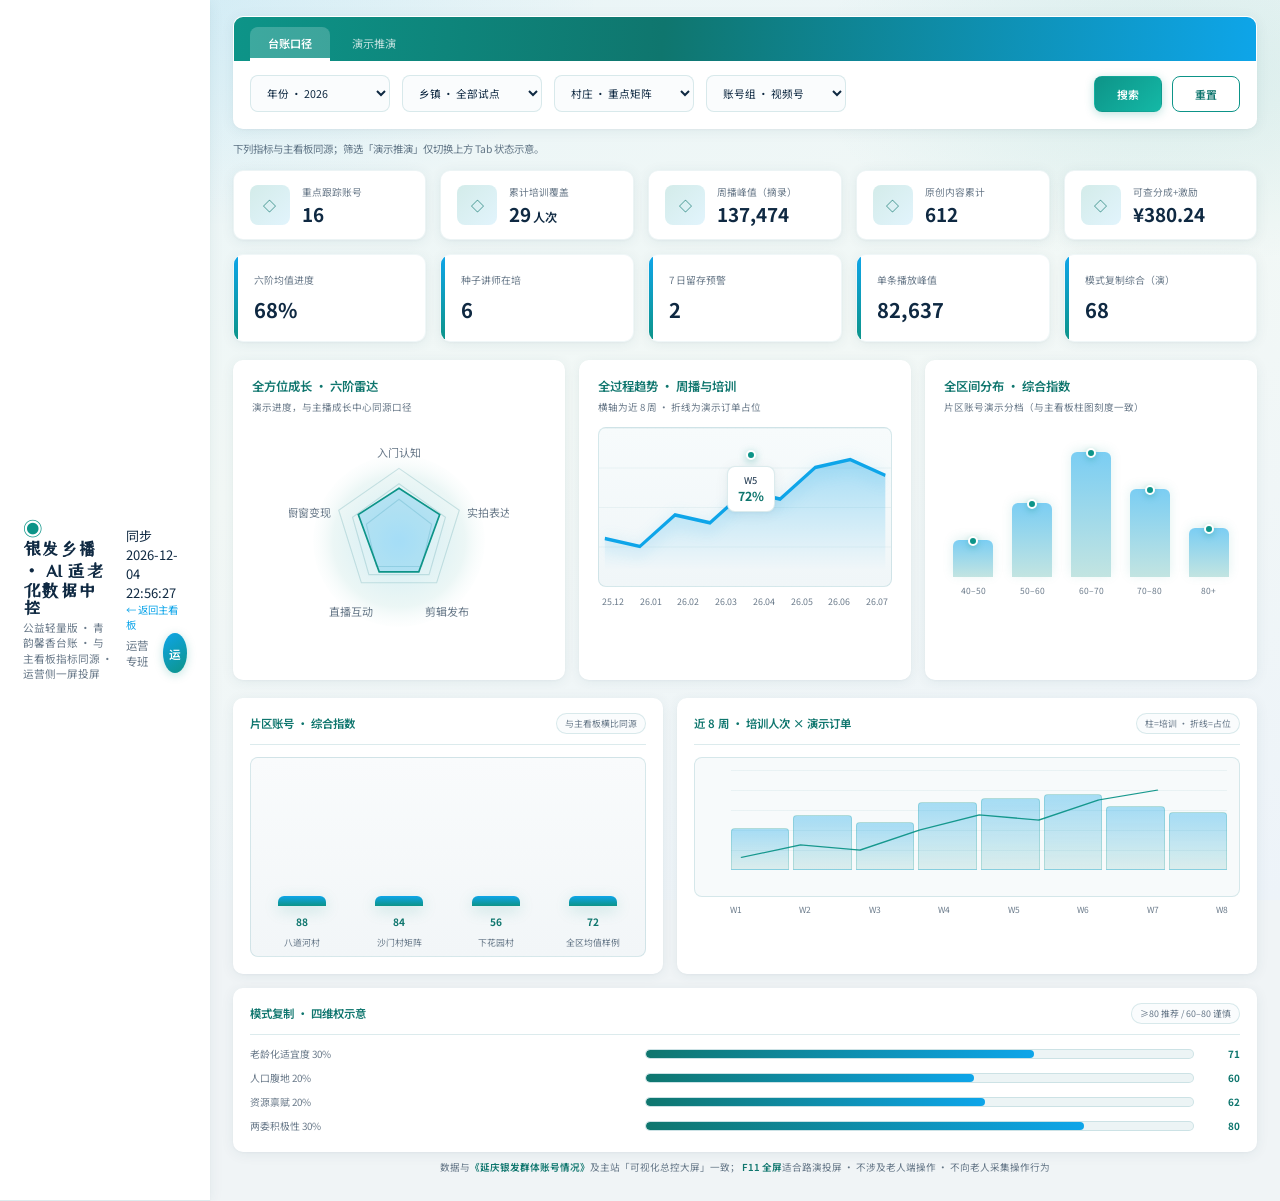
<file: bigscreen.html>
<!DOCTYPE html>
<html lang="zh-CN">
<head>
  <meta charset="UTF-8" />
  <meta name="viewport" content="width=device-width, initial-scale=1.0" />
  <title>银发乡播 · 可视化总控大屏</title>
  <link rel="preconnect" href="https://fonts.googleapis.com" />
  <link rel="preconnect" href="https://fonts.gstatic.com" crossorigin />
  <link href="https://fonts.googleapis.com/css2?family=Noto+Sans+SC:wght@400;500;600;700&family=ZCOOL+XiaoWei&display=swap" rel="stylesheet" />
  <link rel="stylesheet" href="css/bigscreen.css" />
</head>
<body class="bs-page">
  <div class="bs-watercolor" aria-hidden="true"></div>

  <div class="bs-app">
    <header class="bs-topbar">
      <div class="bs-topbar-left">
        <span class="bs-logo-mark" aria-hidden="true">◉</span>
        <div class="bs-topbar-titles">
          <h1 class="bs-title">银发乡播 · AI 适老化数据中控</h1>
          <p class="bs-subtitle">公益轻量版 · 青韵馨香台账 · 与主看板指标同源 · 运营侧一屏投屏</p>
        </div>
      </div>
      <div class="bs-topbar-right">
        <span class="bs-clock-wrap" title="数据同步时间">
          <span class="bs-clock-label">同步</span>
          <time class="bs-clock" id="bsClock" datetime="">--</time>
        </span>
        <a class="bs-back-link" href="index.html">← 返回主看板</a>
        <div class="bs-user" title="演示账号">
          <span class="bs-user-name">运营专班</span>
          <span class="bs-user-avatar" aria-hidden="true">运</span>
        </div>
      </div>
    </header>

    <main class="bs-content">
        <section class="bs-card bs-filter-card" aria-label="筛选">
          <div class="bs-filter-head">
            <div class="bs-filter-tabs">
              <button type="button" class="bs-ftab active" id="bsFtabA">台账口径</button>
              <button type="button" class="bs-ftab" id="bsFtabB">演示推演</button>
            </div>
          </div>
          <div class="bs-filter-toolbar">
            <label class="bs-select-wrap">
              <span class="sr-only">年份</span>
              <select class="bs-select" title="年份">
                <option>年份 · 2026</option>
                <option>年份 · 2025</option>
              </select>
            </label>
            <label class="bs-select-wrap">
              <span class="sr-only">乡镇</span>
              <select class="bs-select" title="乡镇">
                <option>乡镇 · 全部试点</option>
                <option>大庄科乡</option>
                <option>香营乡</option>
              </select>
            </label>
            <label class="bs-select-wrap">
              <span class="sr-only">村庄</span>
              <select class="bs-select" title="村庄">
                <option>村庄 · 重点矩阵</option>
                <option>沙门村矩阵</option>
                <option>八道河村</option>
              </select>
            </label>
            <label class="bs-select-wrap">
              <span class="sr-only">账号组</span>
              <select class="bs-select" title="账号组">
                <option>账号组 · 视频号</option>
                <option>台账内 6 账号</option>
              </select>
            </label>
            <div class="bs-filter-actions">
              <button type="button" class="btn-bs btn-bs-primary">搜索</button>
              <button type="button" class="btn-bs btn-bs-ghost">重置</button>
            </div>
          </div>
        </section>

        <p class="bs-tab-caption">下列指标与主看板同源；筛选「演示推演」仅切换上方 Tab 状态示意。</p>

        <section class="bs-kpi-row" aria-label="核心指标">
          <article class="bs-kpi-card">
            <span class="bs-kpi-ico" aria-hidden="true">◇</span>
            <div class="bs-kpi-body">
              <span class="bs-kpi-label">重点跟踪账号</span>
              <strong class="bs-kpi-val">16</strong>
            </div>
          </article>
          <article class="bs-kpi-card">
            <span class="bs-kpi-ico" aria-hidden="true">◇</span>
            <div class="bs-kpi-body">
              <span class="bs-kpi-label">累计培训覆盖</span>
              <strong class="bs-kpi-val">29<span class="bs-kpi-unit">人次</span></strong>
            </div>
          </article>
          <article class="bs-kpi-card">
            <span class="bs-kpi-ico" aria-hidden="true">◇</span>
            <div class="bs-kpi-body">
              <span class="bs-kpi-label">周播峰值（摘录）</span>
              <strong class="bs-kpi-val" id="bsMegaCount" data-target="137474">0</strong>
            </div>
          </article>
          <article class="bs-kpi-card">
            <span class="bs-kpi-ico" aria-hidden="true">◇</span>
            <div class="bs-kpi-body">
              <span class="bs-kpi-label">原创内容累计</span>
              <strong class="bs-kpi-val">612</strong>
            </div>
          </article>
          <article class="bs-kpi-card">
            <span class="bs-kpi-ico" aria-hidden="true">◇</span>
            <div class="bs-kpi-body">
              <span class="bs-kpi-label">可查分成+激励</span>
              <strong class="bs-kpi-val">¥380.24</strong>
            </div>
          </article>
        </section>

        <section class="bs-metric-row" aria-label="结构指标">
          <article class="bs-metric-card">
            <span class="bs-metric-accent" aria-hidden="true"></span>
            <div class="bs-metric-body">
              <span class="bs-metric-label">六阶均值进度</span>
              <strong class="bs-metric-val">68%</strong>
            </div>
          </article>
          <article class="bs-metric-card">
            <span class="bs-metric-accent"></span>
            <div class="bs-metric-body">
              <span class="bs-metric-label">种子讲师在培</span>
              <strong class="bs-metric-val">6</strong>
            </div>
          </article>
          <article class="bs-metric-card">
            <span class="bs-metric-accent"></span>
            <div class="bs-metric-body">
              <span class="bs-metric-label">7 日留存预警</span>
              <strong class="bs-metric-val">2</strong>
            </div>
          </article>
          <article class="bs-metric-card">
            <span class="bs-metric-accent"></span>
            <div class="bs-metric-body">
              <span class="bs-metric-label">单条播放峰值</span>
              <strong class="bs-metric-val">82,637</strong>
            </div>
          </article>
          <article class="bs-metric-card">
            <span class="bs-metric-accent"></span>
            <div class="bs-metric-body">
              <span class="bs-metric-label">模式复制综合（演）</span>
              <strong class="bs-metric-val">68</strong>
            </div>
          </article>
        </section>

        <section class="bs-chart-grid" aria-label="图表">
          <article class="bs-card bs-chart-card">
            <h3 class="bs-chart-title">全方位成长 · 六阶雷达</h3>
            <p class="bs-chart-desc">演示进度，与主播成长中心同源口径</p>
            <div class="bs-radar-wrap">
              <svg class="bs-radar" viewBox="0 0 200 200" aria-hidden="true">
                <defs>
                  <radialGradient id="bsRadarGrad" cx="50%" cy="50%" r="55%">
                    <stop offset="0%" stop-color="rgba(14, 165, 233, 0.2)" />
                    <stop offset="70%" stop-color="rgba(13, 148, 136, 0.08)" />
                    <stop offset="100%" stop-color="rgba(255,255,255,0)" />
                  </radialGradient>
                </defs>
                <circle cx="100" cy="100" r="78" fill="url(#bsRadarGrad)" />
                <g stroke="rgba(13, 116, 128, 0.18)" fill="none">
                  <polygon points="100,34 154.8,72 134.2,138 65.8,138 45.2,72" />
                  <polygon points="100,48 142.24,78.4 127.36,130.6 72.64,130.6 57.76,78.4" />
                  <polygon points="100,62 129.68,84.8 120.52,123.2 79.48,123.2 70.32,84.8" />
                </g>
                <polygon class="bs-radar-fill" points="100,52 137,76 118,128 82,128 63,76" />
                <polygon class="bs-radar-stroke" fill="none" points="100,52 137,76 118,128 82,128 63,76" />
                <g class="bs-radar-axis" fill="var(--bs-ink-soft)">
                  <text x="100" y="24" text-anchor="middle" font-size="10">入门认知</text>
                  <text x="162" y="78" text-anchor="start" font-size="10">实拍表达</text>
                  <text x="144" y="168" text-anchor="middle" font-size="10">剪辑发布</text>
                  <text x="56" y="168" text-anchor="middle" font-size="10">直播互动</text>
                  <text x="38" y="78" text-anchor="end" font-size="10">橱窗变现</text>
                </g>
              </svg>
            </div>
          </article>

          <article class="bs-card bs-chart-card">
            <h3 class="bs-chart-title">全过程趋势 · 周播与培训</h3>
            <p class="bs-chart-desc">横轴为近 8 周 · 折线为演示订单占位</p>
            <div class="bs-line-chart">
              <div class="bs-line-surface">
                <div class="bs-line-grid"></div>
                <svg class="bs-line-svg" viewBox="0 0 100 40" preserveAspectRatio="none">
                  <defs>
                    <linearGradient id="bsLineGrad" x1="0" y1="0" x2="0" y2="1">
                      <stop offset="0%" stop-color="rgba(14, 165, 233, 0.35)" />
                      <stop offset="100%" stop-color="rgba(14, 165, 233, 0)" />
                    </linearGradient>
                  </defs>
                  <polygon fill="url(#bsLineGrad)" points="2,36 2,28 14,30 26,22 38,24 50,16 62,18 74,10 86,8 98,12 98,36" />
                  <polyline class="bs-line-path" fill="none" points="2,28 14,30 26,22 38,24 50,16 62,18 74,10 86,8 98,12" />
                </svg>
                <div class="bs-line-tip" role="img" aria-label="示例数据点">
                  <span class="bs-tip-dot"></span>
                  <div class="bs-tip-bubble">
                    <span>W5</span>
                    <strong>72%</strong>
                  </div>
                </div>
              </div>
              <div class="bs-line-x">
                <span>25.12</span><span>26.01</span><span>26.02</span><span>26.03</span><span>26.04</span><span>26.05</span><span>26.06</span><span>26.07</span>
              </div>
            </div>
          </article>

          <article class="bs-card bs-chart-card bs-chart-dist">
            <h3 class="bs-chart-title">全区间分布 · 综合指数</h3>
            <p class="bs-chart-desc">片区账号演示分档（与主看板柱图刻度一致）</p>
            <div class="bs-dist-chart" id="bsDistBars">
              <div class="bs-dist-col" style="--h: 26%">
                <div class="bs-dist-bar-wrap"><div class="bs-dist-bar"></div></div>
                <span>40–50</span>
              </div>
              <div class="bs-dist-col" style="--h: 52%">
                <div class="bs-dist-bar-wrap"><div class="bs-dist-bar"></div></div>
                <span>50–60</span>
              </div>
              <div class="bs-dist-col" style="--h: 88%">
                <div class="bs-dist-bar-wrap"><div class="bs-dist-bar"></div></div>
                <span>60–70</span>
              </div>
              <div class="bs-dist-col" style="--h: 62%">
                <div class="bs-dist-bar-wrap"><div class="bs-dist-bar"></div></div>
                <span>70–80</span>
              </div>
              <div class="bs-dist-col" style="--h: 34%">
                <div class="bs-dist-bar-wrap"><div class="bs-dist-bar"></div></div>
                <span>80+</span>
              </div>
            </div>
          </article>
        </section>

        <section class="bs-bottom-row">
          <article class="bs-card bs-panel-detail">
            <div class="bs-panel-head">
              <h3>片区账号 · 综合指数</h3>
              <span class="bs-chip">与主看板横比同源</span>
            </div>
            <div class="bs-vbars" id="bsVbars">
              <div class="bs-vcol">
                <div class="bs-vbar" style="height: 88%"></div>
                <em>88</em>
                <span>八道河村</span>
              </div>
              <div class="bs-vcol">
                <div class="bs-vbar" style="height: 84%"></div>
                <em>84</em>
                <span>沙门村矩阵</span>
              </div>
              <div class="bs-vcol">
                <div class="bs-vbar" style="height: 56%"></div>
                <em>56</em>
                <span>下花园村</span>
              </div>
              <div class="bs-vcol">
                <div class="bs-vbar" style="height: 72%"></div>
                <em>72</em>
                <span>全区均值样例</span>
              </div>
            </div>
          </article>

          <article class="bs-card bs-chart-mixed">
            <div class="bs-panel-head">
              <h3>近 8 周 · 培训人次 × 演示订单</h3>
              <span class="bs-chip">柱=培训 · 折线=占位</span>
            </div>
            <div class="bs-mixed-surface">
              <div class="bs-mixed-grid"></div>
              <div class="bs-bars-line" id="bsMixedBars"></div>
              <div class="bs-line-overlay" aria-hidden="true">
                <svg viewBox="0 0 100 40" preserveAspectRatio="none">
                  <polyline fill="none" class="bs-mixed-line" points="2,35 14,30 26,32 38,24 50,18 62,20 74,12 86,8" />
                </svg>
              </div>
            </div>
            <div class="bs-x-labels">
              <span>W1</span><span>W2</span><span>W3</span><span>W4</span><span>W5</span><span>W6</span><span>W7</span><span>W8</span>
            </div>
          </article>
        </section>

        <section class="bs-card bs-repl-card">
          <div class="bs-panel-head">
            <h3>模式复制 · 四维权示意</h3>
            <span class="bs-chip">≥80 推荐 / 60–80 谨慎</span>
          </div>
          <div class="bs-hbars">
            <div class="bs-hrow">
              <span>老龄化适宜度 30%</span>
              <div class="bs-htrack"><div class="bs-hfill" style="width: 71%"></div></div>
              <strong>71</strong>
            </div>
            <div class="bs-hrow">
              <span>人口腹地 20%</span>
              <div class="bs-htrack"><div class="bs-hfill" style="width: 60%"></div></div>
              <strong>60</strong>
            </div>
            <div class="bs-hrow">
              <span>资源禀赋 20%</span>
              <div class="bs-htrack"><div class="bs-hfill" style="width: 62%"></div></div>
              <strong>62</strong>
            </div>
            <div class="bs-hrow">
              <span>两委积极性 30%</span>
              <div class="bs-htrack"><div class="bs-hfill" style="width: 80%"></div></div>
              <strong>80</strong>
            </div>
          </div>
        </section>

        <p class="bs-footnote">
          数据与<strong>《延庆银发群体账号情况》</strong>及主站「可视化总控大屏」一致；
          <strong>F11 全屏</strong>适合路演投屏 · 不涉及老人端操作 · 不向老人采集操作行为
        </p>
    </main>
  </div>

  <script src="js/bigscreen.js"></script>
</body>
</html>
</file>
<file: css/bigscreen.css>
/* 银发乡播 · 总控大屏（管理台布局 + 主站青绿天蓝色调） */

:root {
  --bs-ink: #0f2942;
  --bs-ink-soft: rgba(15, 41, 66, 0.62);
  --bs-paper: #f0f4f6;
  --bs-card: #ffffff;
  --bs-line: rgba(13, 116, 128, 0.14);
  --bs-teal: #0d9488;
  --bs-teal-dim: #0f766e;
  --bs-sky: #0ea5e9;
  --bs-sky-soft: rgba(14, 165, 233, 0.12);
  --bs-radius: 10px;
  --bs-radius-sm: 8px;
  --bs-shadow: 0 2px 14px rgba(15, 70, 90, 0.07), 0 1px 3px rgba(15, 70, 90, 0.04);
  --bs-shadow-hover: 0 8px 28px rgba(15, 70, 90, 0.1);
  --bs-font: "Noto Sans SC", "Microsoft YaHei", system-ui, sans-serif;
  --bs-display: "ZCOOL XiaoWei", var(--bs-font);
}

*,
*::before,
*::after {
  box-sizing: border-box;
}

html {
  font-size: clamp(13px, 0.85vw, 16px);
}

body.bs-page {
  margin: 0;
  min-height: 100vh;
  font-family: var(--bs-font);
  color: var(--bs-ink);
  background: var(--bs-paper);
  overflow-x: hidden;
}

.sr-only {
  position: absolute;
  width: 1px;
  height: 1px;
  padding: 0;
  margin: -1px;
  overflow: hidden;
  clip: rect(0, 0, 0, 0);
  white-space: nowrap;
  border: 0;
}

.bs-watercolor {
  position: fixed;
  inset: 0;
  z-index: 0;
  pointer-events: none;
  background:
    radial-gradient(ellipse 75% 50% at 8% 0%, rgba(14, 165, 233, 0.12), transparent 52%),
    radial-gradient(ellipse 60% 45% at 92% 8%, rgba(13, 148, 136, 0.1), transparent 48%),
    linear-gradient(165deg, #e8f4f7 0%, #f2f8f6 45%, #edf3f9 100%);
}

.bs-app {
  position: relative;
  z-index: 1;
  display: grid;
  grid-template-columns: minmax(210px, 15.5rem) 1fr;
  min-height: 100vh;
}

/* —— 侧栏 —— */
.bs-sidebar {
  background: var(--bs-card);
  border-right: 1px solid var(--bs-line);
  display: flex;
  flex-direction: column;
  padding: 1.25rem 0.9rem 1rem;
  box-shadow: 4px 0 24px rgba(15, 70, 90, 0.04);
}

.bs-sidebar-brand {
  display: flex;
  align-items: center;
  gap: 0.75rem;
  padding: 0.5rem 0.6rem 1.25rem;
  border-bottom: 1px dashed var(--bs-line);
}

.bs-logo-mark {
  font-size: 1.5rem;
  color: var(--bs-teal);
  line-height: 1;
}

.bs-sidebar-brand strong {
  display: block;
  font-family: var(--bs-display);
  font-size: 0.98rem;
  letter-spacing: 0.04em;
  font-weight: 600;
}

.bs-sidebar-brand small {
  display: block;
  margin-top: 2px;
  font-size: 0.72rem;
  color: var(--bs-ink-soft);
  line-height: 1.35;
}

.bs-side-nav {
  display: flex;
  flex-direction: column;
  gap: 6px;
  margin-top: 1rem;
  flex: 1;
}

.bs-side-item {
  display: flex;
  align-items: center;
  gap: 10px;
  width: 100%;
  padding: 11px 12px;
  border: none;
  border-radius: 999px;
  background: transparent;
  color: var(--bs-ink-soft);
  font-family: inherit;
  font-size: 0.86rem;
  text-align: left;
  cursor: pointer;
  transition: background 0.2s, color 0.2s, box-shadow 0.2s;
}

.bs-side-item:hover {
  background: rgba(14, 165, 233, 0.06);
  color: var(--bs-ink);
}

.bs-side-item.active {
  background: linear-gradient(135deg, var(--bs-teal), #14b8a6);
  color: #fff;
  font-weight: 600;
  box-shadow: 0 4px 14px rgba(13, 148, 136, 0.35);
}

.bs-side-item.active .bs-side-ico {
  opacity: 1;
}

.bs-side-ico {
  opacity: 0.65;
  font-size: 0.65rem;
  flex-shrink: 0;
}

.bs-side-label {
  flex: 1;
}

.bs-chev {
  width: 6px;
  height: 6px;
  border-right: 2px solid currentColor;
  border-bottom: 2px solid currentColor;
  transform: rotate(-45deg);
  opacity: 0.45;
  flex-shrink: 0;
}

.bs-side-item.active .bs-chev {
  opacity: 0.85;
}

.bs-sidebar-foot {
  padding-top: 1rem;
  border-top: 1px dashed var(--bs-line);
  font-size: 0.78rem;
}

.bs-foot-h {
  margin: 0;
  color: var(--bs-ink-soft);
}

.bs-foot-time {
  margin: 4px 0 10px;
  font-weight: 600;
  font-variant-numeric: tabular-nums;
  color: var(--bs-teal-dim);
}

.bs-back-link {
  display: inline-block;
  color: var(--bs-sky);
  text-decoration: none;
  font-size: 0.8rem;
}

.bs-back-link:hover {
  text-decoration: underline;
}

/* —— 主列 —— */
.bs-main-col {
  display: flex;
  flex-direction: column;
  min-width: 0;
  min-height: 100vh;
}

.bs-topbar {
  display: flex;
  align-items: center;
  justify-content: space-between;
  gap: 1rem;
  padding: 1.1rem 1.75rem;
  background: var(--bs-card);
  border-bottom: 1px solid var(--bs-line);
  box-shadow: var(--bs-shadow);
}

.bs-title {
  margin: 0;
  font-family: var(--bs-display);
  font-size: clamp(1.05rem, 1.8vw, 1.35rem);
  font-weight: 600;
  letter-spacing: 0.03em;
  color: var(--bs-ink);
}

.bs-subtitle {
  margin: 4px 0 0;
  font-size: 0.82rem;
  color: var(--bs-ink-soft);
  line-height: 1.45;
}

.bs-user {
  display: flex;
  align-items: center;
  gap: 10px;
  flex-shrink: 0;
}

.bs-user-name {
  font-size: 0.88rem;
  color: var(--bs-ink-soft);
}

.bs-user-avatar {
  width: 40px;
  height: 40px;
  border-radius: 50%;
  background: linear-gradient(145deg, var(--bs-sky), var(--bs-teal));
  color: #fff;
  font-size: 0.9rem;
  font-weight: 600;
  display: grid;
  place-items: center;
  box-shadow: 0 2px 10px rgba(13, 148, 136, 0.25);
}

.bs-content {
  flex: 1;
  padding: 1.25rem 1.75rem 2rem;
  max-width: 1600px;
}

/* —— 通用卡片 —— */
.bs-card {
  background: var(--bs-card);
  border-radius: var(--bs-radius);
  box-shadow: var(--bs-shadow);
  border: 1px solid rgba(255, 255, 255, 0.8);
}

/* —— 筛选条 —— */
.bs-filter-card {
  overflow: hidden;
  margin-bottom: 12px;
}

.bs-filter-head {
  background: linear-gradient(95deg, var(--bs-teal) 0%, var(--bs-teal-dim) 42%, var(--bs-sky) 100%);
  padding: 10px 16px 0;
}

.bs-filter-tabs {
  display: flex;
  gap: 4px;
}

.bs-ftab {
  padding: 8px 18px 10px;
  border: none;
  background: transparent;
  color: rgba(255, 255, 255, 0.75);
  font-family: inherit;
  font-size: 0.86rem;
  cursor: pointer;
  border-radius: var(--bs-radius-sm) var(--bs-radius-sm) 0 0;
  transition: color 0.2s, background 0.2s;
}

.bs-ftab:hover {
  color: #fff;
}

.bs-ftab.active {
  color: #fff;
  font-weight: 600;
  background: rgba(255, 255, 255, 0.2);
  box-shadow: inset 0 -3px 0 #fff;
}

.bs-filter-toolbar {
  display: flex;
  flex-wrap: wrap;
  align-items: center;
  gap: 12px;
  padding: 14px 16px 16px;
  background: var(--bs-card);
}

.bs-select {
  min-width: 140px;
  padding: 9px 12px;
  border: 1px solid var(--bs-line);
  border-radius: var(--bs-radius-sm);
  font-family: inherit;
  font-size: 0.82rem;
  color: var(--bs-ink);
  background: #fafcfd;
}

.bs-filter-actions {
  margin-left: auto;
  display: flex;
  gap: 10px;
}

.btn-bs {
  padding: 9px 22px;
  border-radius: var(--bs-radius-sm);
  font-family: inherit;
  font-size: 0.84rem;
  font-weight: 600;
  cursor: pointer;
  border: 1px solid transparent;
  transition: box-shadow 0.2s, transform 0.15s;
}

.btn-bs:active {
  transform: translateY(1px);
}

.btn-bs-primary {
  background: linear-gradient(135deg, var(--bs-teal), #14b8a6);
  color: #fff;
  box-shadow: 0 2px 10px rgba(13, 148, 136, 0.28);
}

.btn-bs-primary:hover {
  box-shadow: var(--bs-shadow-hover);
}

.btn-bs-ghost {
  background: #fff;
  color: var(--bs-teal-dim);
  border-color: var(--bs-teal);
}

.btn-bs-ghost:hover {
  background: var(--bs-sky-soft);
}

.bs-tab-caption {
  margin: 0 0 14px;
  font-size: 0.8rem;
  color: var(--bs-ink-soft);
}

/* KPI 行 */
.bs-kpi-row {
  display: grid;
  grid-template-columns: repeat(5, minmax(0, 1fr));
  gap: 14px;
  margin-bottom: 14px;
}

@media (max-width: 1200px) {
  .bs-kpi-row {
    grid-template-columns: repeat(3, minmax(0, 1fr));
  }
}

@media (max-width: 720px) {
  .bs-app {
    grid-template-columns: 1fr;
  }

  .bs-sidebar {
    flex-direction: row;
    flex-wrap: wrap;
    border-right: none;
    border-bottom: 1px solid var(--bs-line);
  }

  .bs-side-nav {
    flex-direction: row;
    flex-wrap: wrap;
    width: 100%;
  }

  .bs-side-item {
    border-radius: var(--bs-radius-sm);
    flex: 1 1 auto;
    min-width: 120px;
  }

  .bs-kpi-row,
  .bs-metric-row {
    grid-template-columns: 1fr 1fr;
  }
}

.bs-kpi-card {
  display: flex;
  align-items: center;
  gap: 12px;
  padding: 14px 16px;
  background: var(--bs-card);
  border-radius: var(--bs-radius);
  box-shadow: var(--bs-shadow);
  border: 1px solid rgba(13, 116, 128, 0.08);
}

.bs-kpi-ico {
  width: 40px;
  height: 40px;
  border-radius: var(--bs-radius-sm);
  background: linear-gradient(135deg, rgba(13, 148, 136, 0.18), var(--bs-sky-soft));
  color: var(--bs-teal-dim);
  display: grid;
  place-items: center;
  font-size: 1rem;
  flex-shrink: 0;
}

.bs-kpi-label {
  display: block;
  font-size: 0.75rem;
  color: var(--bs-ink-soft);
  margin-bottom: 4px;
}

.bs-kpi-val {
  display: block;
  font-size: clamp(1.15rem, 2vw, 1.45rem);
  font-weight: 700;
  font-variant-numeric: tabular-nums;
  color: var(--bs-ink);
  line-height: 1.15;
}

.bs-kpi-unit {
  font-size: 0.65em;
  font-weight: 600;
  margin-left: 2px;
}

/* 次级指标 */
.bs-metric-row {
  display: grid;
  grid-template-columns: repeat(5, minmax(0, 1fr));
  gap: 14px;
  margin-bottom: 18px;
}

.bs-metric-card {
  display: flex;
  align-items: stretch;
  min-height: 88px;
  background: var(--bs-card);
  border-radius: var(--bs-radius);
  box-shadow: var(--bs-shadow);
  border: 1px solid rgba(13, 116, 128, 0.06);
  overflow: hidden;
}

.bs-metric-accent {
  width: 4px;
  flex-shrink: 0;
  background: linear-gradient(180deg, var(--bs-sky), var(--bs-teal));
}

.bs-metric-body {
  padding: 14px 16px;
  display: flex;
  flex-direction: column;
  justify-content: center;
}

.bs-metric-label {
  font-size: 0.76rem;
  color: var(--bs-ink-soft);
  margin-bottom: 8px;
}

.bs-metric-val {
  font-size: clamp(1.2rem, 2.1vw, 1.55rem);
  font-weight: 700;
  font-variant-numeric: tabular-nums;
  color: var(--bs-ink);
}

/* 三列图表 */
.bs-chart-grid {
  display: grid;
  grid-template-columns: repeat(3, minmax(0, 1fr));
  gap: 14px;
  margin-bottom: 18px;
}

@media (max-width: 1100px) {
  .bs-chart-grid {
    grid-template-columns: 1fr;
  }

  .bs-metric-row {
    grid-template-columns: repeat(2, minmax(0, 1fr));
  }
}

.bs-chart-card {
  padding: 16px 18px 20px;
}

.bs-chart-title {
  margin: 0;
  font-size: 0.95rem;
  font-weight: 600;
  color: var(--bs-teal-dim);
}

.bs-chart-desc {
  margin: 6px 0 12px;
  font-size: 0.74rem;
  color: var(--bs-ink-soft);
  line-height: 1.4;
}

.bs-radar-wrap {
  display: flex;
  justify-content: center;
  padding: 4px 0 8px;
}

.bs-radar {
  width: min(220px, 100%);
  height: auto;
}

.bs-radar-fill {
  fill: rgba(14, 165, 233, 0.22);
  stroke: none;
}

.bs-radar-stroke {
  stroke: var(--bs-teal);
  stroke-width: 1.5;
}

/* 折线图 */
.bs-line-chart {
  padding-bottom: 4px;
}

.bs-line-surface {
  position: relative;
  height: 160px;
  border-radius: var(--bs-radius-sm);
  background: linear-gradient(180deg, #f7fbfc, #f0f6f8);
  border: 1px solid var(--bs-line);
  overflow: hidden;
}

.bs-line-grid {
  position: absolute;
  inset: 0;
  background-image: linear-gradient(rgba(13, 116, 128, 0.06) 1px, transparent 1px);
  background-size: 100% 25%;
}

.bs-line-svg {
  position: absolute;
  inset: 0;
  width: 100%;
  height: 100%;
}

.bs-line-path {
  stroke: var(--bs-sky);
  stroke-width: 0.9;
  filter: drop-shadow(0 1px 2px rgba(14, 165, 233, 0.3));
}

.bs-line-tip {
  position: absolute;
  left: 52%;
  top: 34%;
  transform: translate(-50%, -50%);
  pointer-events: none;
}

.bs-tip-dot {
  display: block;
  width: 10px;
  height: 10px;
  margin: 0 auto;
  border-radius: 50%;
  background: var(--bs-teal);
  border: 2px solid #fff;
  box-shadow: 0 2px 8px rgba(13, 148, 136, 0.4);
}

.bs-tip-bubble {
  margin-top: 6px;
  padding: 6px 10px;
  background: #fff;
  border-radius: var(--bs-radius-sm);
  box-shadow: var(--bs-shadow);
  font-size: 0.72rem;
  text-align: center;
  border: 1px solid var(--bs-line);
}

.bs-tip-bubble strong {
  display: block;
  color: var(--bs-teal-dim);
  font-size: 0.95rem;
}

.bs-line-x {
  display: flex;
  justify-content: space-between;
  margin-top: 8px;
  padding: 0 4px;
  font-size: 0.68rem;
  color: var(--bs-ink-soft);
}

/* 分布柱（柱高为轨道高度 × --h，避免父级无高度导致 % 失效变「一条平线」） */
.bs-dist-chart {
  display: flex;
  align-items: stretch;
  justify-content: space-between;
  gap: 8px;
  height: 172px;
  padding: 8px 4px 4px;
}

.bs-dist-col {
  flex: 1;
  display: flex;
  flex-direction: column;
  justify-content: flex-end;
  align-items: center;
  gap: 8px;
  min-height: 0;
  max-width: 56px;
}

.bs-dist-bar-wrap {
  flex: 1 1 auto;
  width: 100%;
  min-height: 0;
  display: flex;
  align-items: flex-end;
  justify-content: center;
}

.bs-dist-bar {
  width: 100%;
  max-width: 40px;
  height: var(--h, 40%);
  min-height: 12px;
  border-radius: 6px 6px 0 0;
  background: linear-gradient(180deg, rgba(14, 165, 233, 0.55), rgba(13, 148, 136, 0.25));
  position: relative;
  box-shadow: 0 -2px 12px rgba(13, 148, 136, 0.12);
}

.bs-dist-bar::after {
  content: "";
  position: absolute;
  top: -4px;
  left: 50%;
  transform: translateX(-50%);
  width: 10px;
  height: 10px;
  border-radius: 50%;
  background: var(--bs-teal);
  border: 2px solid #fff;
  box-shadow: 0 2px 6px rgba(13, 148, 136, 0.35);
}

.bs-dist-col span {
  font-size: 0.65rem;
  color: var(--bs-ink-soft);
  text-align: center;
  line-height: 1.2;
}

/* 底部双栏 */
.bs-bottom-row {
  display: grid;
  grid-template-columns: 1fr 1.35fr;
  gap: 14px;
  margin-bottom: 14px;
}

@media (max-width: 900px) {
  .bs-bottom-row {
    grid-template-columns: 1fr;
  }
}

.bs-panel-detail,
.bs-chart-mixed {
  padding: 14px 16px 16px;
}

.bs-panel-head {
  display: flex;
  align-items: center;
  justify-content: space-between;
  gap: 10px;
  margin-bottom: 12px;
  padding-bottom: 10px;
  border-bottom: 1px solid var(--bs-line);
}

.bs-panel-head h3 {
  margin: 0;
  font-size: 0.88rem;
  font-weight: 600;
  color: var(--bs-teal-dim);
}

.bs-chip {
  font-size: 0.68rem;
  color: var(--bs-ink-soft);
  padding: 3px 8px;
  border: 1px solid var(--bs-line);
  border-radius: 999px;
  background: #fafcfd;
  white-space: nowrap;
}

.bs-vbars {
  display: flex;
  align-items: flex-end;
  justify-content: space-around;
  gap: 10px;
  min-height: 200px;
  padding: 16px 8px 8px;
  border-radius: var(--bs-radius-sm);
  background: linear-gradient(180deg, #f9fbfc, #f2f6f8);
  border: 1px solid var(--bs-line);
}

.bs-vcol {
  flex: 1;
  display: flex;
  flex-direction: column;
  align-items: center;
  gap: 8px;
  max-width: 88px;
}

.bs-vbar {
  width: 100%;
  max-width: 48px;
  border-radius: 6px 6px 0 0;
  background: linear-gradient(180deg, var(--bs-sky), var(--bs-teal));
  box-shadow: 0 4px 16px rgba(13, 148, 136, 0.2);
  min-height: 10px;
}

.bs-vcol em {
  font-style: normal;
  font-size: 0.78rem;
  font-weight: 700;
  color: var(--bs-teal-dim);
  font-variant-numeric: tabular-nums;
}

.bs-vcol span {
  font-size: 0.68rem;
  color: var(--bs-ink-soft);
  text-align: center;
  line-height: 1.25;
}

/* 混合图 */
.bs-mixed-surface {
  position: relative;
  height: 140px;
  border-radius: var(--bs-radius-sm);
  background: #f7fafb;
  border: 1px solid var(--bs-line);
  padding: 12px 12px 26px 36px;
}

.bs-mixed-grid {
  position: absolute;
  inset: 12px 12px 26px 36px;
  background-image: linear-gradient(rgba(13, 116, 128, 0.06) 1px, transparent 1px);
  background-size: 100% 20%;
}

.bs-bars-line {
  position: relative;
  z-index: 1;
  height: 100%;
  display: flex;
  align-items: flex-end;
  justify-content: space-between;
  gap: 4px;
}

.bs-mbar {
  flex: 1;
  border-radius: 4px 4px 0 0;
  background: linear-gradient(180deg, rgba(14, 165, 233, 0.35), rgba(13, 148, 136, 0.12));
  border: 1px solid rgba(13, 148, 136, 0.2);
  align-self: flex-end;
}

.bs-line-overlay {
  position: absolute;
  inset: 12px 12px 26px 36px;
  z-index: 2;
  pointer-events: none;
}

.bs-line-overlay svg {
  width: 100%;
  height: 100%;
  overflow: visible;
}

.bs-mixed-line {
  stroke: var(--bs-teal);
  stroke-width: 0.5;
  opacity: 0.95;
}

.bs-x-labels {
  display: flex;
  justify-content: space-between;
  padding: 6px 12px 0 36px;
  font-size: 0.65rem;
  color: var(--bs-ink-soft);
}

/* 复制评估条 */
.bs-repl-card {
  padding: 14px 16px 18px;
  margin-bottom: 8px;
}

.bs-hbars {
  display: flex;
  flex-direction: column;
  gap: 10px;
}

.bs-hrow {
  display: grid;
  grid-template-columns: minmax(100px, 1.4fr) 2fr 36px;
  align-items: center;
  gap: 10px;
  font-size: 0.76rem;
}

.bs-hrow span:first-child {
  color: var(--bs-ink-soft);
}

.bs-htrack {
  height: 10px;
  border-radius: 5px;
  background: rgba(13, 116, 128, 0.08);
  overflow: hidden;
  border: 1px solid var(--bs-line);
}

.bs-hfill {
  height: 100%;
  border-radius: 5px;
  background: linear-gradient(90deg, var(--bs-teal-dim), var(--bs-sky));
  transition: width 1s ease-out;
}

.bs-hrow strong {
  text-align: right;
  font-weight: 700;
  color: var(--bs-teal-dim);
  font-variant-numeric: tabular-nums;
}

.bs-footnote {
  text-align: center;
  font-size: 0.74rem;
  color: var(--bs-ink-soft);
  line-height: 1.55;
  margin: 8px 0 0;
}

.bs-footnote strong {
  color: var(--bs-teal-dim);
  font-weight: 600;
}
</file>
